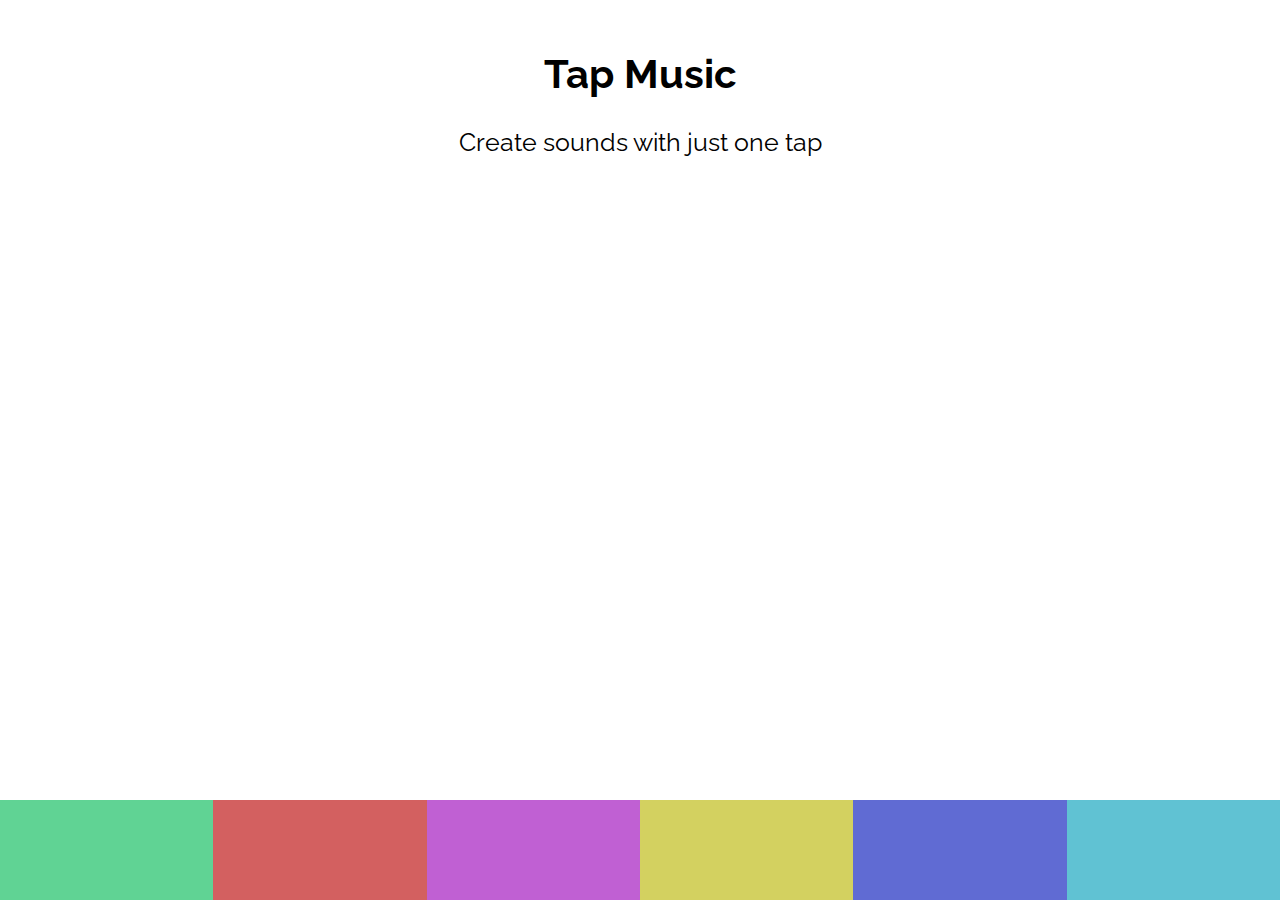
<file: BeatMaker/index.html>
<!DOCTYPE html>
<html lang="en">
  <head>
    <meta charset="UTF-8" >
    <meta name="viewport" content="width=device-width, initial-scale=1.0" >
    <link
      href="https://fonts.googleapis.com/css?family=Raleway"
      rel="stylesheet"
    >
    <link rel="stylesheet" href="style.css" >
    <meta http-equiv="X-UA-Compatible" content="ie=edge" >
    <title>Tap Music</title>
  </head>
  <body> 
    <section class="app">
      <header>
        <h1>Tap Music</h1>
        <p>Create sounds with just one tap</p>
      </header>
      <div class="visual"></div>
      <div class="pads">
        <div class="pad1">
          <audio  class="sound">
            <source src="sounds/bubbles.mp3" >
          </audio>
        </div>
        <div class="pad2">
          <audio class="sound">
            <source src="sounds/clay.mp3" >
          </audio>
        </div>
        <div class="pad3">
          <audio class="sound">
            <source src="sounds/confetti.mp3" >
          </audio>
        </div>
        <div class="pad4">
          <audio class="sound">
            <source src="sounds/glimmer.mp3" >
          </audio>
        </div>
        <div class="pad5">
          <audio class="sound">
            <source src="sounds/moon.mp3" >
          </audio>
        </div>
        <div class="pad6">
          <audio class="sound">
            <source src="sounds/ufo.mp3" >
          </audio>
        </div>
      </div>
    </section>
    

    <script src="index.js"></script>
  </body>
</html>
</file>
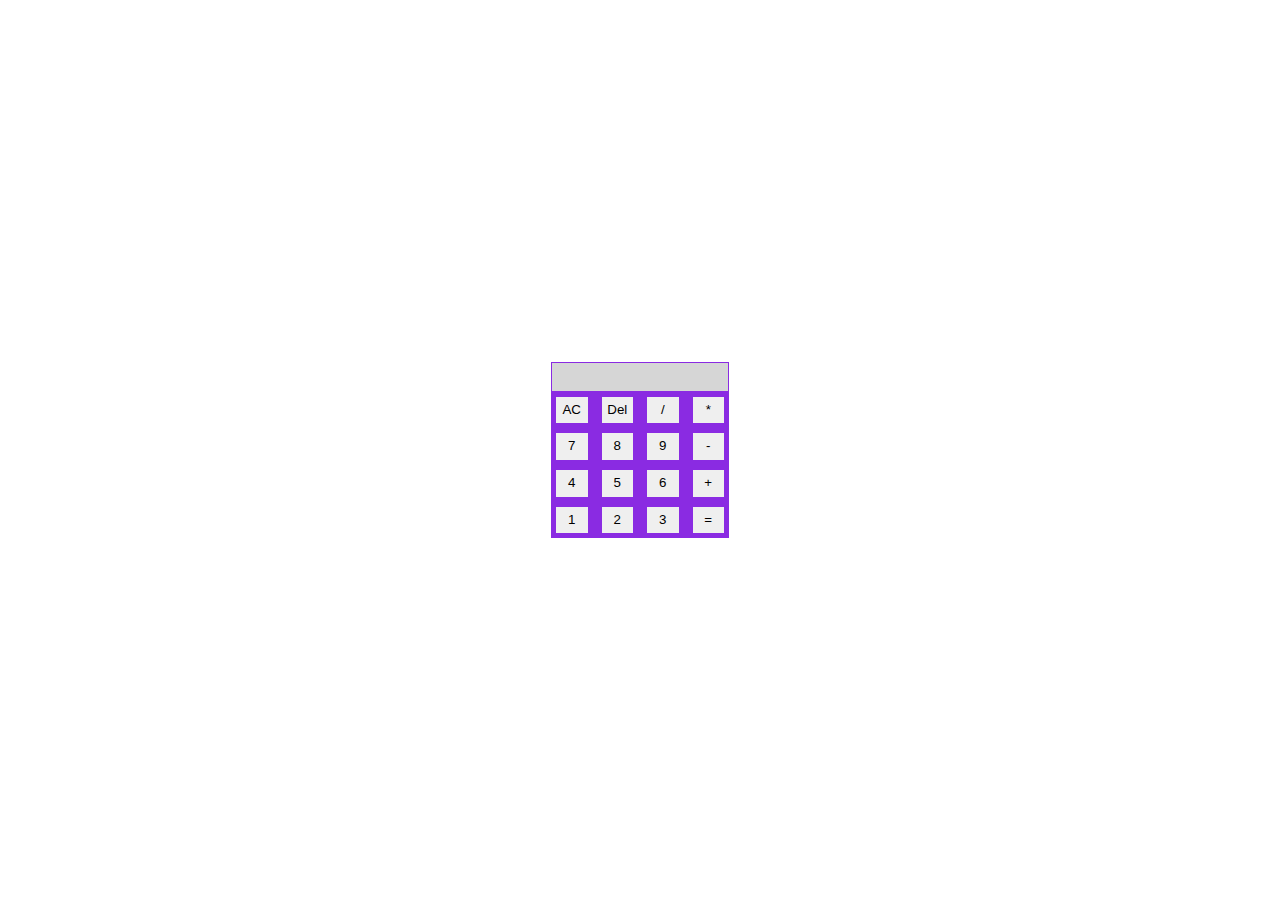
<file: Calculator/index.html>
<!DOCTYPE html>
<html lang="en">
<head>
    <meta charset="UTF-8">
    <meta name="viewport" content="width=device-width, initial-scale=1.0">
    <meta http-equiv="X-UA-Compatible" content="ie=edge">
    <title>Calculator</title>
    <link rel="stylesheet" href="css/style.css">
</head>
<body>
    <div class="calculator">
        <div class="output" data-output></div>
        <div class="firstLine">
            <button data-all-clear>AC</button>
            <button data-delete>Del</button>
            <button data-operation>/</button>
            <button data-operation>*</button>
        </div>
        <div class="secondLine">
            <button data-number>7</button>
            <button data-number>8</button>
            <button data-number>9</button>
            <button data-operation>-</button>
        </div>
        <div class="thirdLine">
            <button data-number>4</button>
            <button data-number>5</button>
            <button data-number>6</button>
            <button data-operation>+</button>
        </div>
        <div class="fourthLine">
            <button data-number>1</button>
            <button data-number>2</button>
            <button data-number>3</button>
            <button data-equals>=</button>
        </div>
    </div>
    <script src="js/main.js"></script>
</body>
</html>
</file>
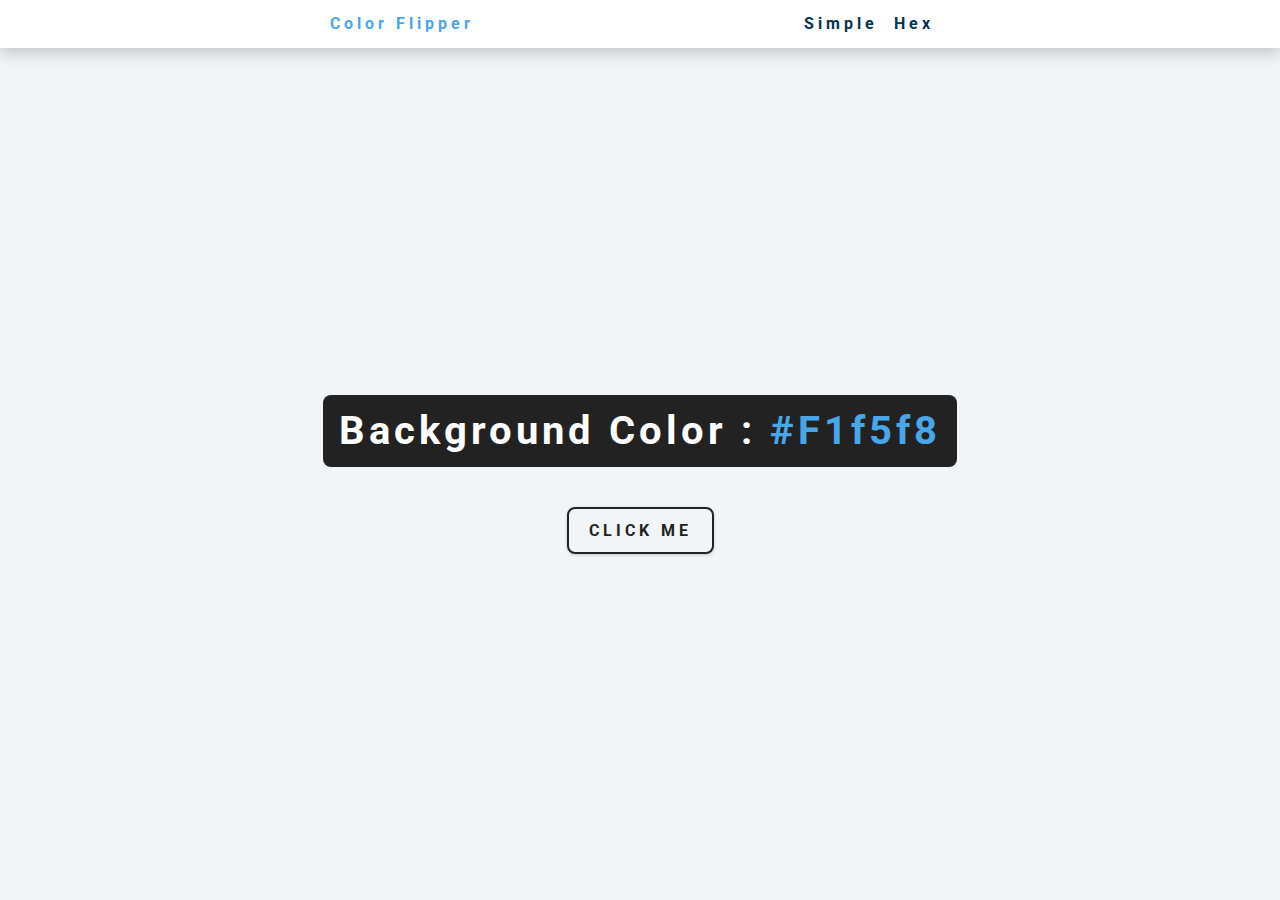
<file: Color Flipper/index.html>
<!DOCTYPE html>
<html lang="en">
<head>
    <meta charset="UTF-8">
    <meta name="viewport" content="width=device-width, initial-scale=1.0">
    <title>Color Flipper</title>
    <link rel="stylesheet" href="css/style.css">
</head>
<body>
    <nav>
        <div class="nav-center">
            <h4>Color Flipper<h4>
            <ul class="nav-links">
                <li><a href="index.html">Simple</a></li>
                <li><a href="hex.html">Hex</a></li>
            </ul>
        </div>
    </nav>
    <main>
        <div class="container">
            <h2>
                Background color : 
                <span class="color">
                    #f1f5f8
                </span>
            </h2>
            <button class="btn btn-hero" id="btn">Click me</button>
        </div>
    </main>
    <script src="js/main.js"></script>
</body>
</html>
</file>
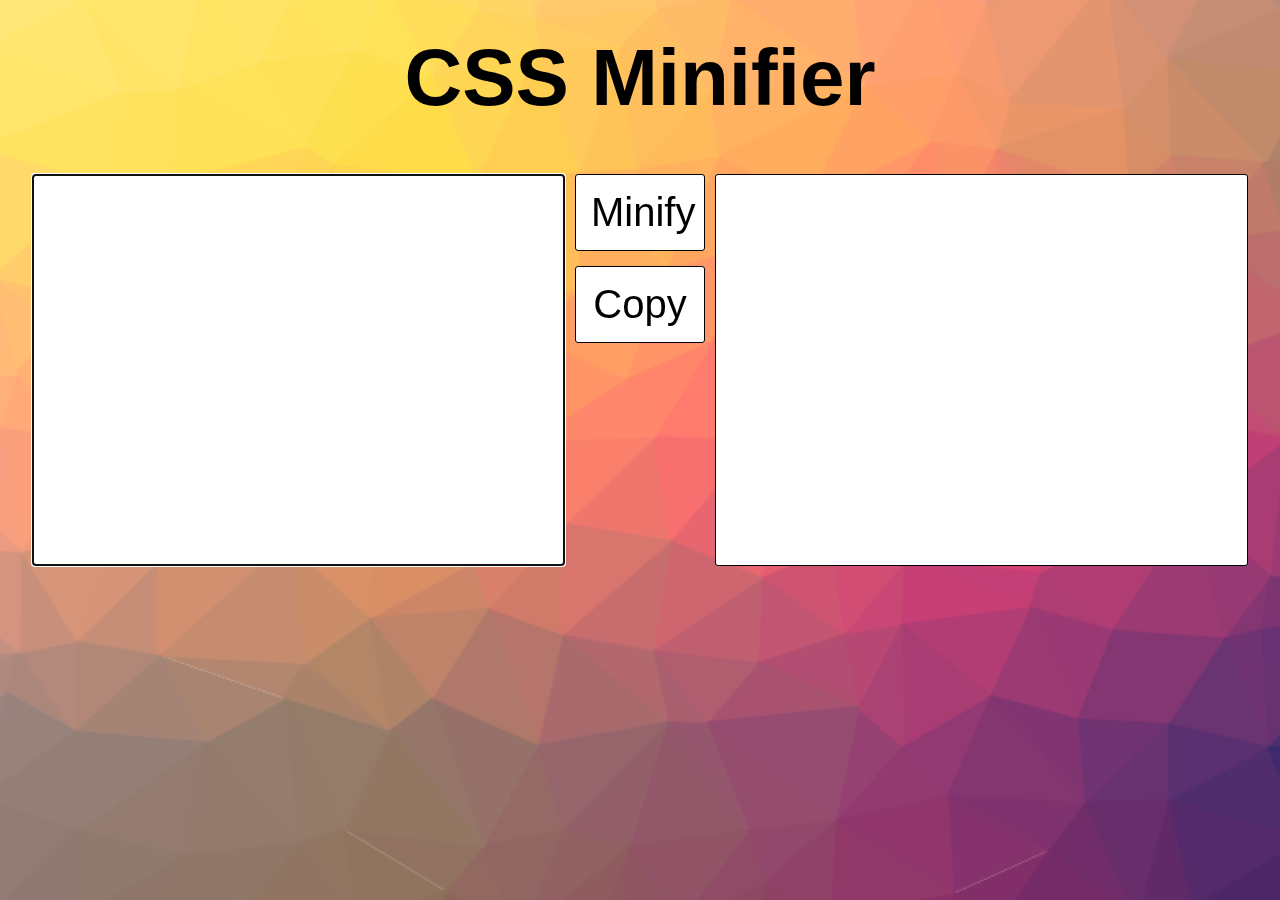
<file: Css minifier/index.html>
<!DOCTYPE html>
<html lang="en">
<head>
  <meta charset="utf-8" />
  <meta http-equiv="X-UA-Compatible" content="IE=edge" />
  <meta name="viewport" content="width=device-width, initial-scale=1" />
  <link rel="shortcut icon" href="img/favicon.ico" />
  <title>CSS Minifier</title>
  <link rel="stylesheet" href="css/style.css" />
</head>
<body>
  <h1>
    CSS Minifier
  </h1>
  <div class="content">
    <textarea autocomplete="off" type="text" rows="20" autofocus spellcheck="true"></textarea>
    <div class="content-btns">
      <button id="minify">
        Minify
      </button>
      <button id="copy">
        Copy
      </button>
    </div>
    <textarea autocomplete="off" type="text" rows="20" readonly="readonly"></textarea>
  </div>
  <script src="js/script.js" defer></script>
</body>
</html>
</file>
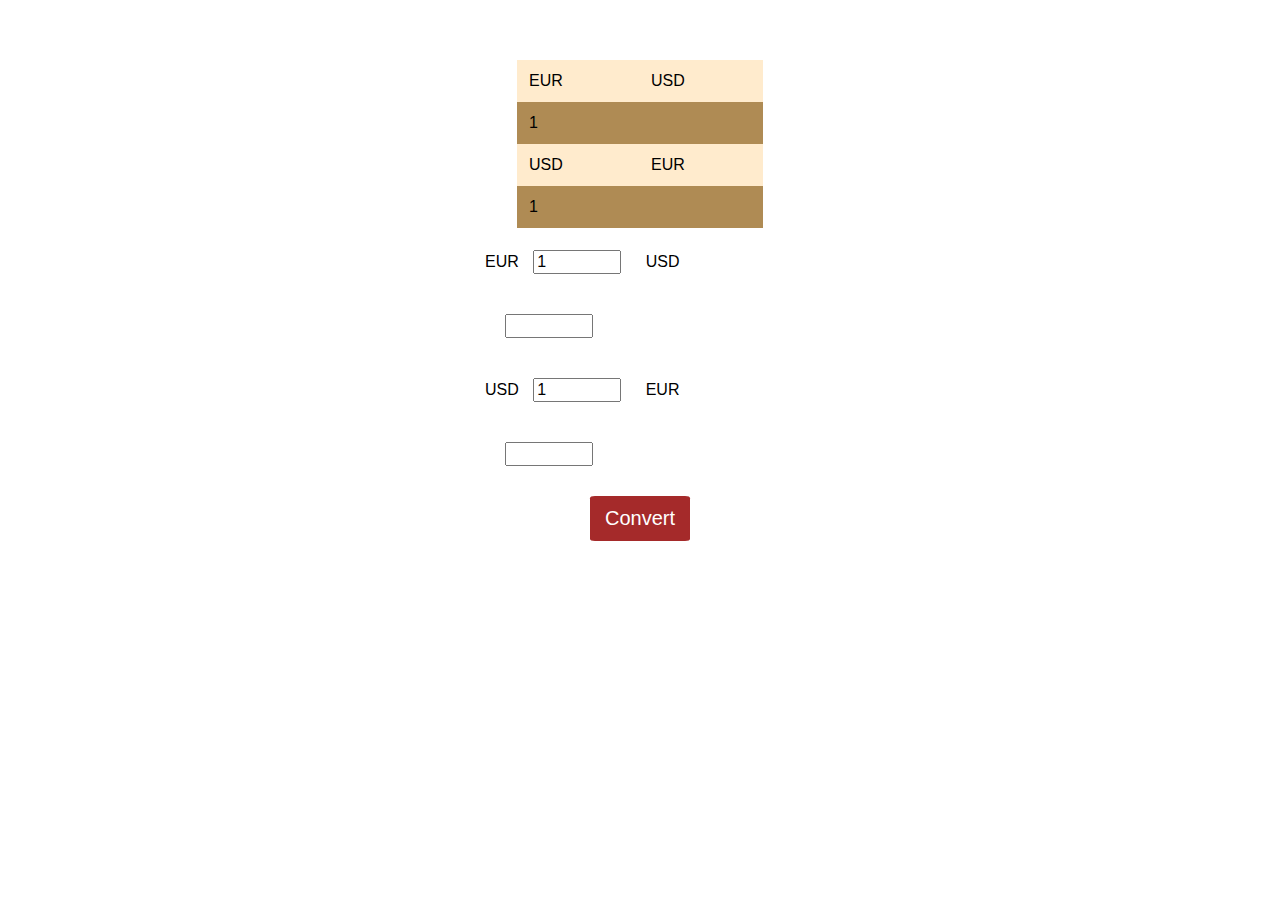
<file: Currency API/index.html>
<!DOCTYPE html>
<html lang="en">
<head>
    <meta charset="UTF-8">
    <meta name="viewport" content="width=device-width, initial-scale=1.0">
    <meta http-equiv="X-UA-Compatible" content="ie=edge">
    <title>Currency API</title>
    <link rel="shortcut icon" href="img/favicon.ico" type="image/x-icon" />
    <link rel="stylesheet" href="css/style.css">
</head>
<body>
    <table>
        <tr>
            <td>
                EUR 
            </td>
            <td>
                USD 
            </td>
        </tr>

        <tr>
            <td>
                1 
            </td>
            
            <td>
                <span id="EUR_USD"></span>
            </td>
        </tr>

        <tr>
            <td>
                USD
            </td>
            
            <td>
                EUR
            </td>
        </tr>

        <tr>
            <td>
                1
            </td>
            <td>
                <span id="USD_EUR"></span> 
            </td>
        </tr>
    </table>
    <div class="calculate">
        <div class="eur">
            <label>EUR</label>
            <input type="number" value="1" id="EUR1">
            <label>USD</label>
            <input type="number" value="" id="USD1">
        
        </div>
        <div class="usd">
            <label>USD</label>
            <input type="number" value="1" id="USD">
            <label>EUR</label>
            <input type="number" value="" id="EUR">
            <a href="#" class="btn">Convert</a>
        </div>
        
    </div>

    <script src="js/main.js"></script>
</body>
</html>
</file>
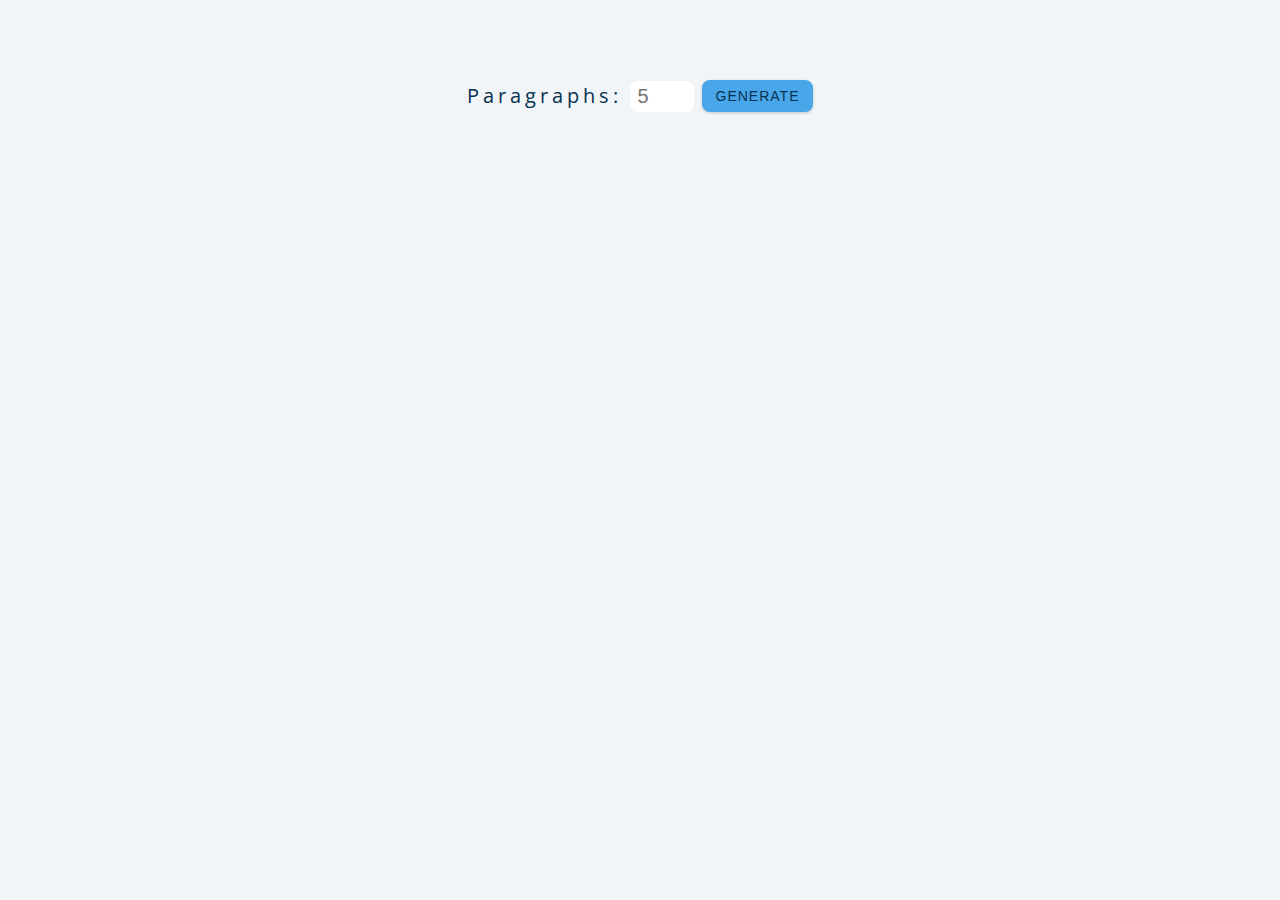
<file: Generate paragraphs/index.html>
<!DOCTYPE html>
<html lang="en">
  <head>
    <meta charset="UTF-8" />
    <meta name="viewport" content="width=device-width, initial-scale=1.0" />
    <title>Generate paragraphs</title>
    <link rel="stylesheet" href="css/style.css" />
  </head>
  <body>
    <section class="section-center">
      <form class="lorem-form">
        <label for="amount">paragraphs:</label>
        <input type="number" name="amount" id="amount" placeholder="5" />
        <button type="submit" class="btn">generate</button>
      </form>
      <article class="lorem-text"></article>
    </section>
    <script src="js/main.js"></script>
  </body>
</html>
</file>
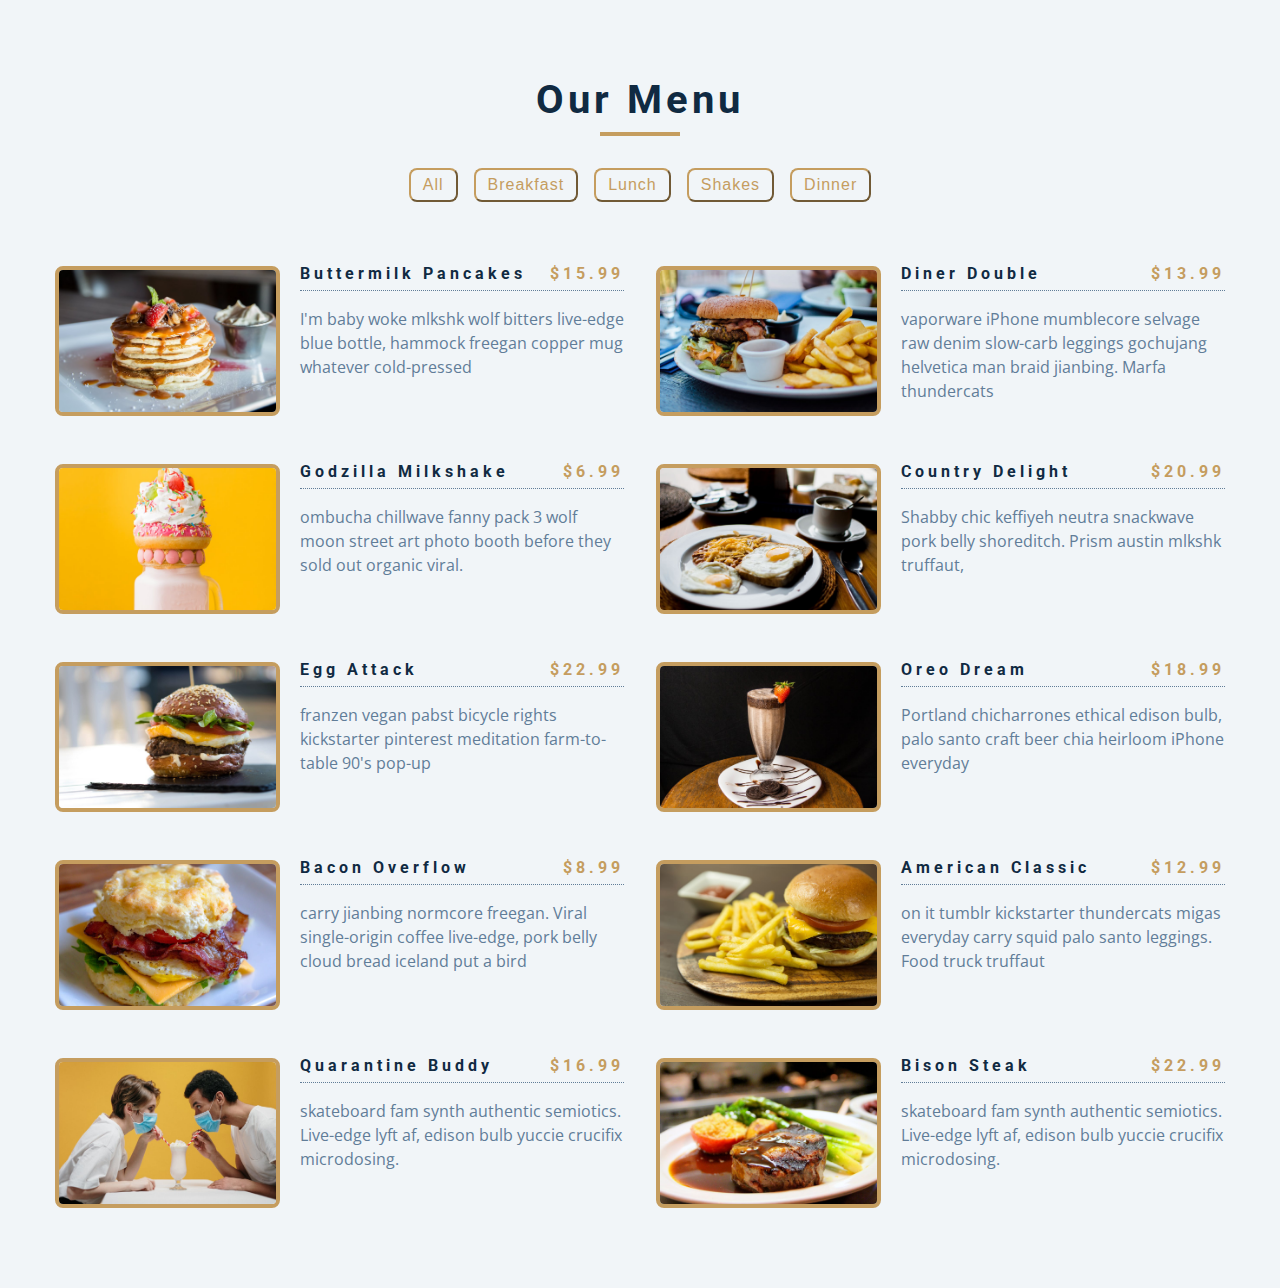
<file: Menu/index.html>
<!DOCTYPE html>
<html lang="en">
  <head>
    <meta charset="UTF-8" />
    <meta name="viewport" content="width=device-width, initial-scale=1.0" />
    <title>Menu</title>
    <link rel="stylesheet" href="css/style.css" />
  </head>
  <body>
    <section class="menu">
      <div class="title">
        <h2>our menu</h2>
        <div class="underline"></div>
      </div>
      <div class="btn-container">
      </div>
      <div class="section-center">
        <article class="menu-item">
          <img src="img/menu-item.jpeg" alt="menu item" class="photo" />
          <div class="item-info">
            <header>
              <h4>buttermilk pancakes</h4>
              <h4 class="price">$15</h4>
            </header>
            <p class="item-text">
              Lorem ipsum dolor sit amet consectetur adipisicing elit.
              Repudiandae, sint quam. Et reprehenderit fugiat nesciunt inventore
              laboriosam excepturi! Quo, officia.
            </p>
          </div>
        </article>
        <article class="menu-item">
          <img src="img/menu-item.jpeg" alt="menu item" class="photo" />
          <div class="item-info">
            <header>
              <h4>buttermilk pancakes</h4>
              <h4 class="price">$15</h4>
            </header>
            <p class="item-text">
              Lorem ipsum dolor sit amet consectetur adipisicing elit.
              Repudiandae, sint quam. Et reprehenderit fugiat nesciunt inventore
              laboriosam excepturi! Quo, officia.
            </p>
          </div>
        </article>
        <article class="menu-item">
          <img src="img/menu-item.jpeg" alt="menu item" class="photo" />
          <div class="item-info">
            <header>
              <h4>buttermilk pancakes</h4>
              <h4 class="price">$15</h4>
            </header>
            <p class="item-text">
              Lorem ipsum dolor sit amet consectetur adipisicing elit.
              Repudiandae, sint quam. Et reprehenderit fugiat nesciunt inventore
              laboriosam excepturi! Quo, officia.
            </p>
          </div>
        </article>
      </div>
    </section>
    <script src="js/main.js"></script>
  </body>
</html>
</file>
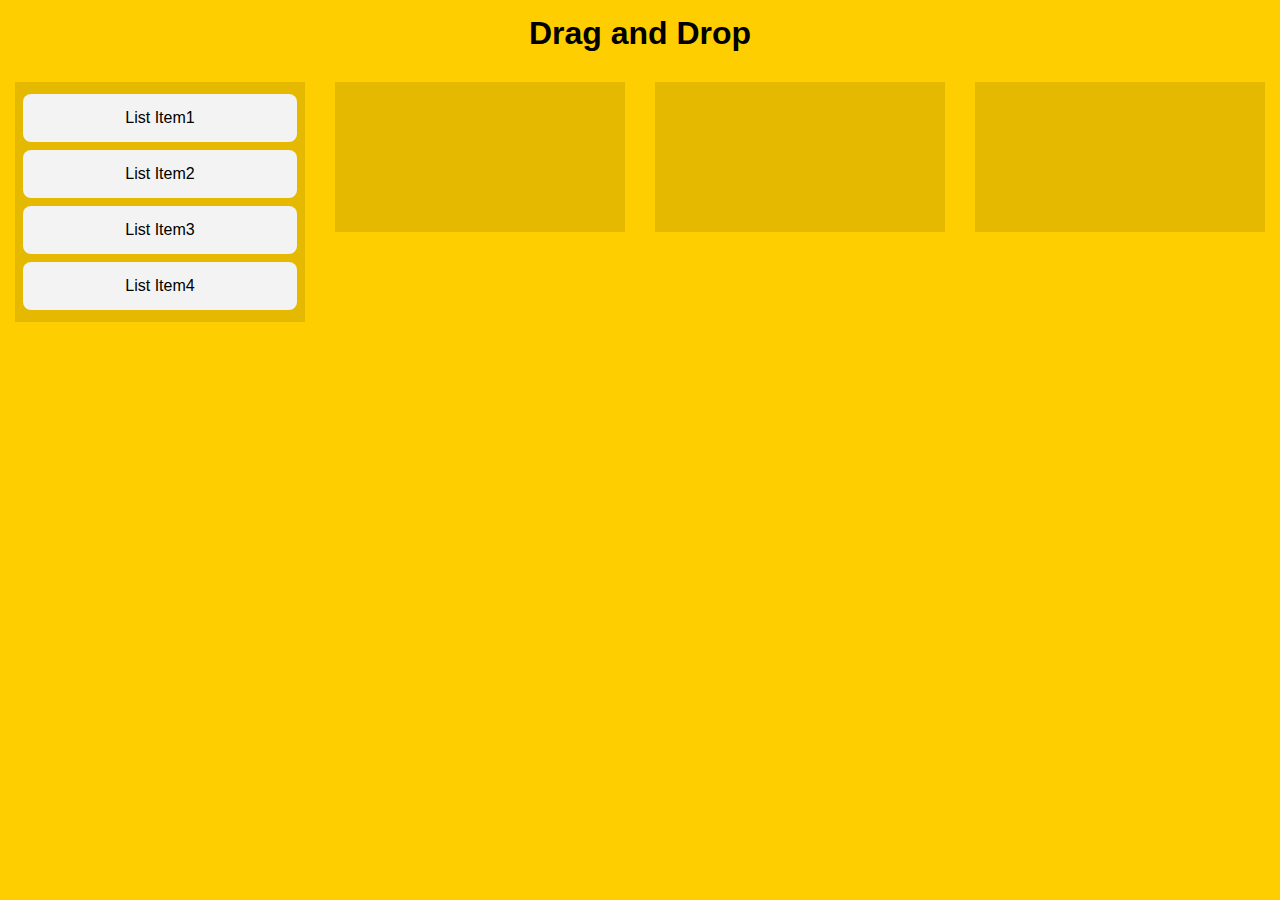
<file: Vanilla Drag and Drop/index.html>
<!DOCTYPE html>
<html lang="en">
<head>
    <meta charset="UTF-8">
    <meta name="viewport" content="width=device-width, initial-scale=1.0">
    <title>Drag and Drop</title>
    <link rel="stylesheet" href="css/style.css">
</head>
<body>
    <div class="container">
        <h1>Drag and Drop</h1>
        <div class="lists">
            <div class="list">
                <div class="list-item" draggable="true">List Item1</div>
                <div class="list-item" draggable="true">List Item2</div>
                <div class="list-item" draggable="true">List Item3</div>
                <div class="list-item" draggable="true">List Item4</div>
            </div>
            <div class="list"></div>
            <div class="list"></div>
            <div class="list"></div>
        </div>
    </div>
    <script src="js/main.js"></script>
</body>
</html>
</file>
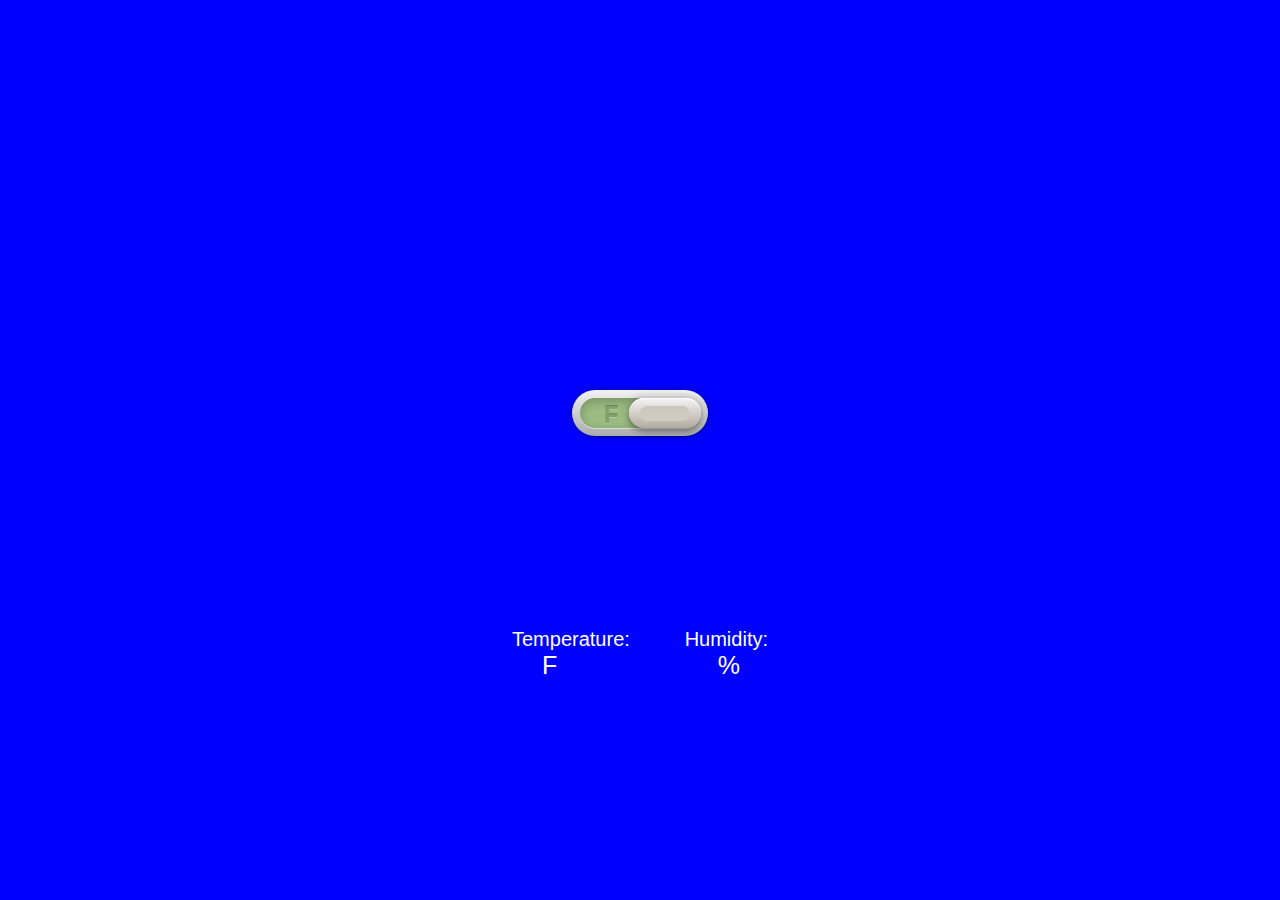
<file: Weather API/index.html>
<!DOCTYPE html>
<html lang="en">
<head>
    <meta charset="UTF-8">
    <meta name="viewport" content="width=device-width, initial-scale=1.0">
    <meta http-equiv="X-UA-Compatible" content="ie=edge"> 
    <title>Weather API</title>
    <link rel="shortcut icon" href="img/favicon.ico" type="image/x-icon">
    <link rel="stylesheet" href="css/style.css">
</head>
<body>

        <div class="top">
            <p class="top__timezone"></p>
            <canvas id="icon" width="128" height="128"></canvas>
        </div>
        <div class="switch demo3">
            <input type="checkbox"  id="switch" checked>
            <label><i></i></label>
        </div>

    
	

   <div class="main">
        <p class="main__summary"></p>
   </div>

   <div class="defenition">
        <p>Temperature:</p>
        <p>Humidity:</p>
    </div>

   <div class="bottom">
       
        <div class="bottom__temperature">
            <p class="bottom__temperature-temp"></p>
            <span class="bottom__temperature-iconF">F</span>
            <span class="bottom__temperature-iconC">°C</span>

        </div>

        <div class="bottom__humidity">
            <p class="bottom__humidity-hum"></p>
            <span class="bottom__humidity-icon">%</span>
        </div>

   </div>
    <script src="js/modernizr.custom.js"></script>
    <script src="js/skycons.js"></script>
    <script src="js/main.js"></script>
</body>
</html>
</file>
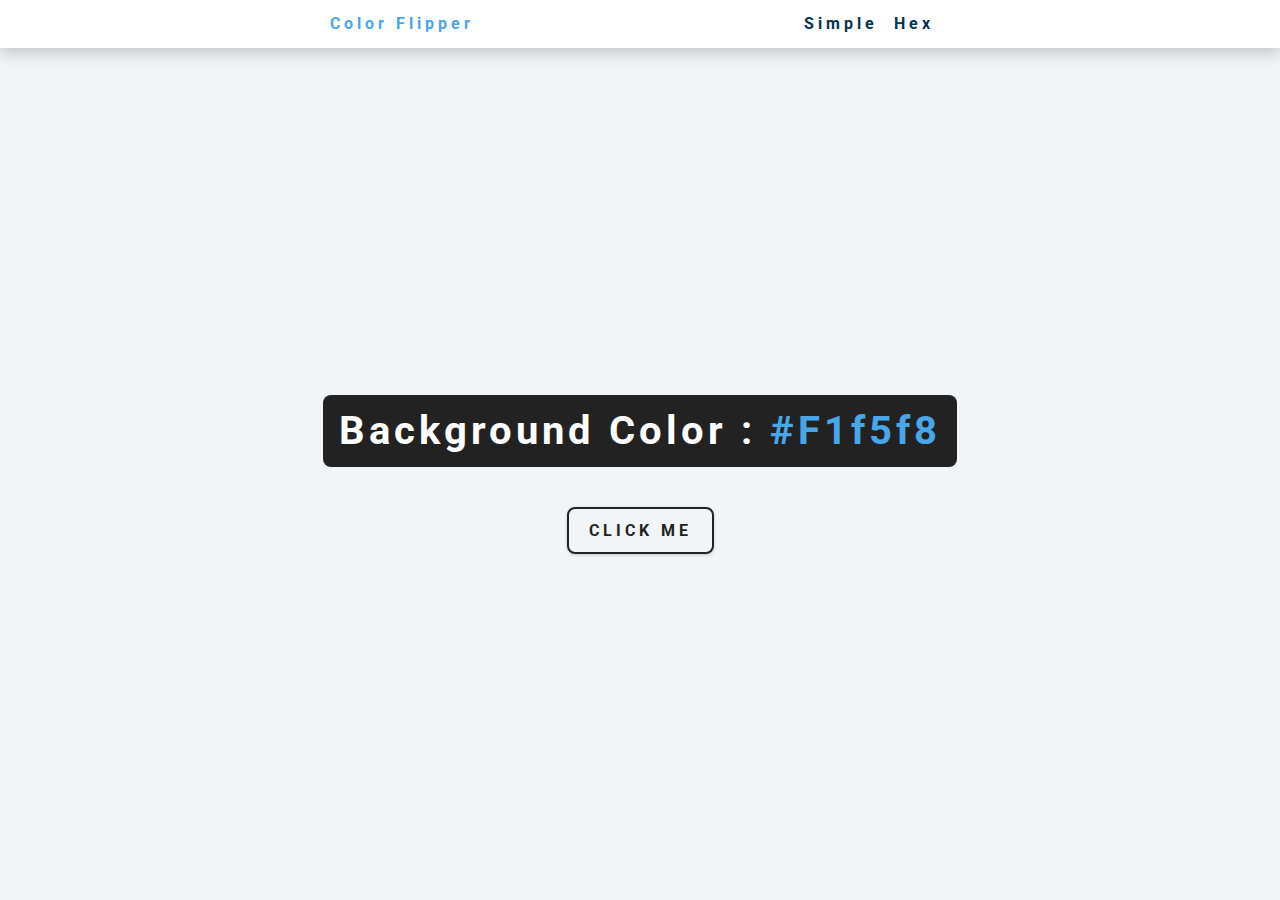
<file: Color Flipper/hex.html>
<!DOCTYPE html>
<html lang="en">
<head>
    <meta charset="UTF-8">
    <meta name="viewport" content="width=device-width, initial-scale=1.0">
    <title>Color Flipper</title>
    <link rel="stylesheet" href="css/style.css">
</head>
<body>
    <nav>
        <div class="nav-center">
            <h4>Color Flipper<h4>
            <ul class="nav-links">
                <li><a href="index.html">Simple</a></li>
                <li><a href="hex.html">Hex</a></li>
            </ul>
        </div>
    </nav>
    <main>
        <div class="container">
            <h2>
                Background color : 
                <span class="color">
                    #f1f5f8
                </span>
            </h2>
            <button class="btn btn-hero" id="btn">Click me</button>
        </div>
    </main>
    <script src="js/hex.js"></script>
</body>
</html>
</file>
<file: BeatMaker/style.css>
* {
  margin: 0;
  padding: 0;
  box-sizing: border-box;
}

body {
  font-family: "Raleway", sans-serif;
}

.app {
  min-height: 100vh;
  display: flex;
  flex-direction: column;
  justify-content: space-between;
  align-items: center;
}

header h1 {
  margin: 50px 0px 30px 0px;
  text-align: center;
  font-size: 40px;
}
header p {
  font-size: 25px;
}

.pads {
  background: lightblue;
  width: 100%;
  display: flex;
}
.pads > div {
  height: 100px;
  width: 100px;
  flex: 1;
}
.pad1 {
  background: #60d394;
}
.pad2 {
  background: #d36060;
}
.pad3 {
  background: #c060d3;
}
.pad4 {
  background: #d3d160;
}
.pad5 {
  background: #606bd3;
}
.pad6 {
  background: #60c2d3;
}

.visual > div {
  position: absolute;
  bottom: 0%;
  height: 50px;
  width: 50px;
  border-radius: 50%;
  z-index: -1;
}

@keyframes jump {
  0% {
    bottom: 5%;
    left: 0%;
  }
  50% {
    bottom: 50%;
    left: 50%;
  }

  100% {
    bottom: 0%;
    left: 95%;
  }
}
</file>
<file: Calculator/css/style.css>
* {
  padding: 0;
  margin: 0;
  -webkit-box-sizing: border-box;
          box-sizing: border-box;
}

body {
  height: 100vh;
  display: -webkit-box;
  display: -ms-flexbox;
  display: flex;
  -webkit-box-align: center;
      -ms-flex-align: center;
          align-items: center;
  -webkit-box-pack: center;
      -ms-flex-pack: center;
          justify-content: center;
}

.calculator {
  background: blueviolet;
  width: 100%;
  max-width: 178px;
  margin: 0 auto;
}

.output {
  border: 1px solid blueviolet;
  color: black;
  background-color: #d6d6d6;
  height: 30px;
  padding-top: 3px;
  font-size: 20px;
}

button {
  width: 17.7%;
  border: none;
  outline: 0;
  margin: 5px;
  line-height: 2em;
  cursor: pointer;
}
/*# sourceMappingURL=style.css.map */
</file>
<file: Color Flipper/css/style.css>
@import url("https://fonts.googleapis.com/css?family=Open+Sans|Roboto:400,700&display=swap");

:root {
  --clr-primary-1: hsl(205, 86%, 17%);
  --clr-primary-2: hsl(205, 77%, 27%);
  --clr-primary-3: hsl(205, 72%, 37%);
  --clr-primary-4: hsl(205, 63%, 48%);
  --clr-primary-5: hsl(205, 78%, 60%);
  --clr-primary-6: hsl(205, 89%, 70%);
  --clr-primary-7: hsl(205, 90%, 76%);
  --clr-primary-8: hsl(205, 86%, 81%);
  --clr-primary-9: hsl(205, 90%, 88%);
  --clr-primary-10: hsl(205, 100%, 96%);
  --clr-grey-1: hsl(209, 61%, 16%);
  --clr-grey-2: hsl(211, 39%, 23%);
  --clr-grey-3: hsl(209, 34%, 30%);
  --clr-grey-4: hsl(209, 28%, 39%);
  --clr-grey-5: hsl(210, 22%, 49%);
  --clr-grey-6: hsl(209, 23%, 60%);
  --clr-grey-7: hsl(211, 27%, 70%);
  --clr-grey-8: hsl(210, 31%, 80%);
  --clr-grey-9: hsl(212, 33%, 89%);
  --clr-grey-10: hsl(206, 33%, 96%);
  --clr-white: #fff;
  --clr-red-dark: hsl(360, 67%, 44%);
  --clr-red-light: hsl(360, 71%, 66%);
  --clr-green-dark: hsl(125, 67%, 44%);
  --clr-green-light: hsl(125, 71%, 66%);
  --clr-black: #222;
  --ff-primary: "Roboto", sans-serif;
  --ff-secondary: "Open Sans", sans-serif;
  --transition: all 0.3s linear;
  --spacing: 0.25rem;
  --radius: 0.5rem;
  --light-shadow: 0 5px 15px rgba(0, 0, 0, 0.1);
  --dark-shadow: 0 5px 15px rgba(0, 0, 0, 0.2);
  --max-width: 1170px;
  --fixed-width: 620px;
}

*,
::after,
::before {
  margin: 0;
  padding: 0;
  box-sizing: border-box;
}
body {
  font-family: var(--ff-secondary);
  background: var(--clr-grey-10);
  color: var(--clr-grey-1);
  line-height: 1.5;
  font-size: 0.875rem;
}
ul {
  list-style-type: none;
}
a {
  text-decoration: none;
}
img:not(.nav-logo) {
  width: 100%;
  display: block;
}

h1,
h2,
h3,
h4 {
  letter-spacing: var(--spacing);
  text-transform: capitalize;
  line-height: 1.25;
  margin-bottom: 0.75rem;
  font-family: var(--ff-primary);
}
h1 {
  font-size: 3rem;
}
h2 {
  font-size: 2rem;
}
h3 {
  font-size: 1.25rem;
}
h4 {
  font-size: 0.875rem;
}
p {
  margin-bottom: 1.25rem;
  color: var(--clr-grey-5);
}
@media screen and (min-width: 800px) {
  h1 {
    font-size: 4rem;
  }
  h2 {
    font-size: 2.5rem;
  }
  h3 {
    font-size: 1.75rem;
  }
  h4 {
    font-size: 1rem;
  }
  body {
    font-size: 1rem;
  }
  h1,
  h2,
  h3,
  h4 {
    line-height: 1;
  }
}

.btn {
  font-family: var(--ff-primary);
  text-transform: uppercase;
  background: transparent;
  color: var(--clr-black);
  padding: 0.375rem 0.75rem;
  letter-spacing: var(--spacing);
  display: inline-block;
  font-weight: 700;
  transition: var(--transition);
  font-size: 0.875rem;
  border: 2px solid var(--clr-black);
  cursor: pointer;
  box-shadow: 0 1px 3px rgba(0, 0, 0, 0.2);
  border-radius: var(--radius);
  -webkit-border-radius: var(--radius);
  -moz-border-radius: var(--radius);
  -ms-border-radius: var(--radius);
  -o-border-radius: var(--radius);
  outline: none;
}
.btn:hover {
  color: var(--clr-white);
  background: var(--clr-black);
}
.btn-hero {
  font-size: 1rem;
  padding: 0.75rem 1.25rem;
}

.section {
  padding: 5rem 0;
}

.section-center {
  width: 90vw;
  margin: 0 auto;
  max-width: 1170px;
}
@media screen and (min-width: 992px) {
  .section-center {
    width: 95vw;
  }
}

nav {
  background: var(--clr-white);
  height: 3rem;
  display: grid;
  align-items: center;
  box-shadow: var(--dark-shadow);
}
.nav-center {
  width: 90vw;
  max-width: var(--fixed-width);
  margin: 0 auto;
  display: flex;
  align-items: center;
  justify-content: space-between;
}
.nav-center h4 {
  margin-bottom: 0;
  color: var(--clr-primary-5);
}
.nav-links {
  display: flex;
}
nav a {
  text-transform: capitalize;
  font-weight: 700;
  font-size: 1rem;
  color: var(--clr-primary-1);
  letter-spacing: var(--spacing);
  margin-right: 1rem;
}
nav a:hover {
  color: var(--clr-primary-5);
}

main {
  min-height: calc(100vh - 3rem);
  display: grid;
  place-items: center;
}
.container {
  text-align: center;
}
.container h2 {
  background: var(--clr-black);
  color: var(--clr-white);
  padding: 1rem;
  border-radius: var(--radius);
  margin-bottom: 2.5rem;
}
.color {
  color: var(--clr-primary-5);
}
</file>
<file: Css minifier/css/style.css>
* {
  margin: 0;
  padding: 0;
  box-sizing: border-box;
}

body {
  font-family: "Benton Sans", "Helvetica Neue", helvetica, arial, sans-serif;
  margin: 2em;
  background-repeat: no-repeat;
  background-size: cover;
  background-attachment: fixed;
  text-align: center;
  background-image: url("../img/background.png");
}

body::-webkit-scrollbar {
  width: 1vw;
}

body::-webkit-scrollbar-track {
  background: linear-gradient( 0deg, rgba(67, 5, 89, 1) 0%, rgba(232, 243, 13, 1) 100%);
}

body::-webkit-scrollbar-thumb {
  background: transparent;
  box-shadow: 0px 0px 0px 100000vh black;
}

h1 {
  font-size: 5em;
}

.content {
  display: flex;
  margin-top: 50px;
}

.content-btns {
  margin: 0 10px;
}

a {
  color: inherit;
}

a:first-of-type {
  text-decoration: none;
}

a:hover {
  text-decoration: none;
}

textarea {
  margin-bottom: 10px;
  padding: 5px;
  width: 100%;
  border: 1px solid black;
  border-radius: 3px;
  font-size: 16px;
  color: black;
  resize: none;
}

button {
  font-size: 2.5em;
  padding: 15px;
  width: 130px;
  border-radius: 3px;
  background-color: white;
  border: 1px solid black;
  cursor: pointer;
  margin-bottom: 15px;
}

button:hover {
  background-color: black;
  color: white;
}

@media(max-width: 500px) {
  h1 {
    font-size: 3em;
  }
  .content {
    display: flex;
    flex-direction: column;
  }
  .content-btns {
    margin: 0;
    display: flex;
    justify-content: space-evenly;
  }
}
</file>
<file: Currency API/css/style.css>
body {
    font-family: sans-serif;
}
table {
    margin: auto;
    padding-top: 50px;

}

tbody {
    display: flex;
    flex-direction: column;
}

td {
    padding: 10px;
    width: 100px;
}

tr:nth-child(odd){
    background-color: blanchedalmond;
}

tr:nth-child(even){
    background-color: rgb(175, 139, 84);
}
.btn {
    display: block;
    height: 25px;
    width: 100px;
    border-radius: 5%;
    -webkit-border-radius: 5%;
    -moz-border-radius: 5%;
    -ms-border-radius: 5%;
    -o-border-radius: 5%;
    background-color: brown;
    color: white;
    text-align: center;
    line-height: 25px;
    padding: 10px 0 10px;
    font-size: 20px;
    margin: auto;
    margin-top: 10px;
    text-decoration: none;
}
.calculate {
    margin: auto;
    width: 310px;
    
}
.calculate input {
    margin: 20px;
    width: 80px;
    font-size: 16px;
    
}
.calculate label {
    margin-right: -10px;
}
</file>
<file: Generate paragraphs/css/style.css>
@import url("https://fonts.googleapis.com/css?family=Open+Sans|Roboto:400,700&display=swap");

:root {
  --clr-primary-1: hsl(205, 86%, 17%);
  --clr-primary-2: hsl(205, 77%, 27%);
  --clr-primary-3: hsl(205, 72%, 37%);
  --clr-primary-4: hsl(205, 63%, 48%);
  --clr-primary-5: #49a6e9;
  --clr-primary-6: hsl(205, 89%, 70%);
  --clr-primary-7: hsl(205, 90%, 76%);
  --clr-primary-8: hsl(205, 86%, 81%);
  --clr-primary-9: hsl(205, 90%, 88%);
  --clr-primary-10: hsl(205, 100%, 96%);
  --clr-grey-1: hsl(209, 61%, 16%);
  --clr-grey-2: hsl(211, 39%, 23%);
  --clr-grey-3: hsl(209, 34%, 30%);
  --clr-grey-4: hsl(209, 28%, 39%);
  --clr-grey-5: hsl(210, 22%, 49%);
  --clr-grey-6: hsl(209, 23%, 60%);
  --clr-grey-7: hsl(211, 27%, 70%);
  --clr-grey-8: hsl(210, 31%, 80%);
  --clr-grey-9: hsl(212, 33%, 89%);
  --clr-grey-10: hsl(210, 36%, 96%);
  --clr-white: #fff;
  --clr-red-dark: hsl(360, 67%, 44%);
  --clr-red-light: hsl(360, 71%, 66%);
  --clr-green-dark: hsl(125, 67%, 44%);
  --clr-green-light: hsl(125, 71%, 66%);
  --clr-black: #222;
  --ff-primary: "Roboto", sans-serif;
  --ff-secondary: "Open Sans", sans-serif;
  --transition: all 0.3s linear;
  --spacing: 0.25rem;
  --radius: 0.5rem;
  --light-shadow: 0 5px 15px rgba(0, 0, 0, 0.1);
  --dark-shadow: 0 5px 15px rgba(0, 0, 0, 0.2);
  --max-width: 1170px;
  --fixed-width: 620px;
}

*,
::after,
::before {
  margin: 0;
  padding: 0;
  box-sizing: border-box;
}
body {
  font-family: var(--ff-secondary);
  background: var(--clr-grey-10);
  color: var(--clr-grey-1);
  line-height: 1.5;
  font-size: 0.875rem;
}
ul {
  list-style-type: none;
}
a {
  text-decoration: none;
}
img:not(.logo) {
  width: 100%;
}
img {
  display: block;
}

h1,
h2,
h3,
h4 {
  letter-spacing: var(--spacing);
  text-transform: capitalize;
  line-height: 1.25;
  margin-bottom: 0.75rem;
  font-family: var(--ff-primary);
}
h1 {
  font-size: 3rem;
}
h2 {
  font-size: 2rem;
}
h3 {
  font-size: 1.25rem;
}
h4 {
  font-size: 0.875rem;
}
p {
  margin-bottom: 1.25rem;
  color: var(--clr-grey-5);
}
@media screen and (min-width: 800px) {
  h1 {
    font-size: 4rem;
  }
  h2 {
    font-size: 2.5rem;
  }
  h3 {
    font-size: 1.75rem;
  }
  h4 {
    font-size: 1rem;
  }
  body {
    font-size: 1rem;
  }
  h1,
  h2,
  h3,
  h4 {
    line-height: 1;
  }
}

.btn {
  text-transform: uppercase;
  background: var(--clr-primary-5);
  color: var(--clr-primary-1);
  padding: 0.375rem 0.75rem;
  letter-spacing: 1px;
  display: inline-block;
  transition: var(--transition);
  font-size: 0.875rem;
  border: 2px solid var(--clr-primary-5);
  cursor: pointer;
  box-shadow: 0 1px 3px rgba(0, 0, 0, 0.2);
  border-radius: var(--radius);
}
.btn:hover {
  color: var(--clr-primary-5);
  background: var(--clr-primary-8);
  border-color: var(--clr-primary-8);
}
.section {
  padding: 5rem 0;
}

.section-center {
  width: 90vw;
  margin: 0 auto;
  max-width: 40rem;
  margin-top: 5rem;
  text-align: center;
}
@media screen and (min-width: 992px) {
  .section-center {
    width: 95vw;
  }
}
main {
  min-height: 100vh;
  display: grid;
  place-items: center;
}
h3 {
  text-transform: uppercase;
  color: var(--clr-primary-1);
}
.lorem-form {
  text-transform: capitalize;
  letter-spacing: var(--spacing);
  margin-top: 2rem;
  margin-bottom: 4rem;
  display: flex;
  justify-content: center;
  align-items: center;
}
label {
  font-size: 1.25rem;
  color: var(--clr-primary-1);
}
input {
  padding: 0.25rem 0.5rem;

  width: 4rem;
  border-radius: var(--radius);
  border: none;
  margin: 0 0.5rem;
  font-size: 1.25rem;
}
button {
  background: var(--clr-primary-10);
}
.result {
  margin-bottom: 2rem;
}
</file>
<file: Menu/css/style.css>
/*
=============== 
Fonts
===============
*/
@import url("https://fonts.googleapis.com/css?family=Open+Sans|Roboto:400,700&display=swap");

/*
=============== 
Variables
===============
*/

:root {
  /* dark shades of primary color*/
  --clr-primary-1: hsl(205, 86%, 17%);
  --clr-primary-2: hsl(205, 77%, 27%);
  --clr-primary-3: hsl(205, 72%, 37%);
  --clr-primary-4: hsl(205, 63%, 48%);
  /* primary/main color */
  --clr-primary-5: #49a6e9;
  /* lighter shades of primary color */
  --clr-primary-6: hsl(205, 89%, 70%);
  --clr-primary-7: hsl(205, 90%, 76%);
  --clr-primary-8: hsl(205, 86%, 81%);
  --clr-primary-9: hsl(205, 90%, 88%);
  --clr-primary-10: hsl(205, 100%, 96%);
  /* darkest grey - used for headings */
  --clr-grey-1: hsl(209, 61%, 16%);
  --clr-grey-2: hsl(211, 39%, 23%);
  --clr-grey-3: hsl(209, 34%, 30%);
  --clr-grey-4: hsl(209, 28%, 39%);
  /* grey used for paragraphs */
  --clr-grey-5: hsl(210, 22%, 49%);
  --clr-grey-6: hsl(209, 23%, 60%);
  --clr-grey-7: hsl(211, 27%, 70%);
  --clr-grey-8: hsl(210, 31%, 80%);
  --clr-grey-9: hsl(212, 33%, 89%);
  --clr-grey-10: hsl(210, 36%, 96%);
  --clr-white: #fff;
  --clr-red-dark: hsl(360, 67%, 44%);
  --clr-red-light: hsl(360, 71%, 66%);
  --clr-green-dark: hsl(125, 67%, 44%);
  --clr-green-light: hsl(125, 71%, 66%);
  --clr-gold: #c59d5f;
  --clr-black: #222;
  --ff-primary: "Roboto", sans-serif;
  --ff-secondary: "Open Sans", sans-serif;
  --transition: all 0.3s linear;
  --spacing: 0.25rem;
  --radius: 0.5rem;
  --light-shadow: 0 5px 15px rgba(0, 0, 0, 0.1);
  --dark-shadow: 0 5px 15px rgba(0, 0, 0, 0.2);
  --max-width: 1170px;
  --fixed-width: 620px;
}
/*
=============== 
Global Styles
===============
*/

*,
::after,
::before {
  margin: 0;
  padding: 0;
  box-sizing: border-box;
}
body {
  font-family: var(--ff-secondary);
  background: var(--clr-grey-10);
  color: var(--clr-grey-1);
  line-height: 1.5;
  font-size: 0.875rem;
}
ul {
  list-style-type: none;
}
a {
  text-decoration: none;
}
img:not(.logo) {
  width: 100%;
}
img {
  display: block;
}

h1,
h2,
h3,
h4 {
  letter-spacing: var(--spacing);
  text-transform: capitalize;
  line-height: 1.25;
  margin-bottom: 0.75rem;
  font-family: var(--ff-primary);
}
h1 {
  font-size: 3rem;
}
h2 {
  font-size: 2rem;
}
h3 {
  font-size: 1.25rem;
}
h4 {
  font-size: 0.875rem;
}
p {
  margin-bottom: 1.25rem;
  color: var(--clr-grey-5);
}
@media screen and (min-width: 800px) {
  h1 {
    font-size: 4rem;
  }
  h2 {
    font-size: 2.5rem;
  }
  h3 {
    font-size: 1.75rem;
  }
  h4 {
    font-size: 1rem;
  }
  body {
    font-size: 1rem;
  }
  h1,
  h2,
  h3,
  h4 {
    line-height: 1;
  }
}
/*  global classes */

.btn {
  text-transform: uppercase;
  background: transparent;
  color: var(--clr-black);
  padding: 0.375rem 0.75rem;
  letter-spacing: var(--spacing);
  display: inline-block;
  transition: var(--transition);
  font-size: 0.875rem;
  border: 2px solid var(--clr-black);
  cursor: pointer;
  box-shadow: 0 1px 3px rgba(0, 0, 0, 0.2);
  border-radius: var(--radius);
}
.btn:hover {
  color: var(--clr-white);
  background: var(--clr-black);
}
/* section */
.section {
  padding: 5rem 0;
}

main {
  min-height: 100vh;
  display: grid;
  place-items: center;
}
/*
=============== 
Menu
===============
*/

.menu {
  padding: 5rem 0;
}
.title {
  text-align: center;
  margin-bottom: 2rem;
}
.underline {
  width: 5rem;
  height: 0.25rem;
  background: var(--clr-gold);
  margin-left: auto;
  margin-right: auto;
}
.btn-container {
  margin-bottom: 4rem;
  display: flex;
  justify-content: center;
}
.filter-btn {
  background: transparent;
  border-color: var(--clr-gold);
  font-size: 1rem;
  text-transform: capitalize;
  margin: 0 0.5rem;
  letter-spacing: 1px;
  border-radius: var(--radius);
  padding: 0.375rem 0.75rem;
  color: var(--clr-gold);
  cursor: pointer;
  transition: var(--transition);
  outline: none;
}
.filter-btn:hover {
  background: var(--clr-gold);
  color: var(--clr-white);
}
.section-center {
  width: 90vw;
  margin: 0 auto;
  max-width: 1170px;
  display: grid;
  gap: 3rem 2rem;
  justify-items: center;
}
.menu-item {
  display: grid;
  gap: 1rem 2rem;
  max-width: 25rem;
}
.photo {
  object-fit: cover;
  height: 200px;
  border: 0.25rem solid var(--clr-gold);
  border-radius: var(--radius);
}
.item-info header {
  display: flex;
  justify-content: space-between;
  border-bottom: 0.5px dotted var(--clr-grey-5);
}
.item-info h4 {
  margin-bottom: 0.5rem;
}
.price {
  color: var(--clr-gold);
}
.item-text {
  margin-bottom: 0;
  padding-top: 1rem;
}

@media screen and (min-width: 768px) {
  .menu-item {
    grid-template-columns: 225px 1fr;
    gap: 0 1.25rem;
    max-width: 40rem;
  }
  .photo {
    height: 175px;
  }
}
@media screen and (min-width: 1200px) {
  .section-center {
    width: 95vw;
    grid-template-columns: 1fr 1fr;
  }
  .photo {
    height: 150px;
  }
}
</file>
<file: Vanilla Drag and Drop/css/style.css>
* {
	margin: 0;
	padding: 0;
	box-sizing: border-box;
}

body {
	background-color: #FFCE00;
    font-family: 'Roboto', Helvetica, sans-serif;
}
.container {
    width: 100%;
    max-width: 1440px;
    margin: 0 auto;
}
h1 {
    text-align: center;
    padding: 15px 0 30px;
}
.lists {
	display: flex;
	flex: 1;
	width: 100%;
}

.lists .list {
	display: flex;
	flex-flow: column;
	flex: 1;

	width: 100%;
	min-width: 250px;
	max-width: 350px;
	height: 100%;
	min-height: 150px;

	background-color: rgba(0, 0, 0, 0.1);
	margin: 0 15px;
	padding: 8px;
	transition: all 0.2s linear;
}

.lists .list .list-item {
	background-color: #F3F3F3;
	border-radius: 8px;
	padding: 15px 20px;
	text-align: center;
	margin: 4px 0px;
}

@media(max-width: 480px) {
    .lists {
        flex-wrap: wrap;
    }
    .lists .list {
        margin-bottom: 30px;
    }
}
</file>
<file: Weather API/css/style.css>
@charset "UTF-8";
@import url("switch.css");
* {
  padding: 0;
  margin: 0;
  -webkit-box-sizing: border-box;
          box-sizing: border-box;
}

body {
  height: 100vh;
  display: -webkit-box;
  display: -ms-flexbox;
  display: flex;
  -webkit-box-orient: vertical;
  -webkit-box-direction: normal;
      -ms-flex-direction: column;
          flex-direction: column;
  -webkit-box-pack: center;
      -ms-flex-pack: center;
          justify-content: center;
  -webkit-box-align: center;
      -ms-flex-align: center;
          align-items: center;
  background-color: blue;
  font-family: 'Franklin Gothic Medium', 'Arial Narrow', Arial, sans-serif;
  color: white;
  overflow: hidden;
}

.top {
  display: -webkit-box;
  display: -ms-flexbox;
  display: flex;
  -webkit-box-pack: justify;
      -ms-flex-pack: justify;
          justify-content: space-between;
  -webkit-box-align: center;
      -ms-flex-align: center;
          align-items: center;
  font-size: 50px;
  width: 30%;
}

.main {
  font-size: 30px;
  padding: 50px 0 100px;
}

.defenition {
  display: -webkit-box;
  display: -ms-flexbox;
  display: flex;
  -webkit-box-pack: justify;
      -ms-flex-pack: justify;
          justify-content: space-between;
  width: 20%;
}

.defenition p {
  font-size: 20px;
}

/* —-------------— Мобильная навигация —-------------— */
.bottom {
  display: -webkit-box;
  display: -ms-flexbox;
  display: flex;
  -webkit-box-align: center;
      -ms-flex-align: center;
          align-items: center;
  width: 28%;
  -ms-flex-pack: distribute;
      justify-content: space-around;
}

.bottom .bottom__temperature, .bottom .bottom__humidity {
  display: -webkit-box;
  display: -ms-flexbox;
  display: flex;
  -webkit-box-align: center;
      -ms-flex-align: center;
          align-items: center;
  font-size: 25px;
}

.bottom .bottom__temperature span, .bottom .bottom__humidity span {
  margin-left: 2px;
}

.bottom .bottom__temperature-iconC {
  display: none;
}

@media (max-width: 1024px) {
  body {
    height: 90vh;
  }
  .top {
    font-size: 40px;
    width: 60%;
  }
  .defenition {
    width: 40%;
  }
  .bottom {
    width: 65%;
  }
}

@media (max-width: 768px) {
  body {
    height: 90vh;
  }
  .top {
    font-size: 40px;
    width: 60%;
  }
  .defenition {
    width: 40%;
  }
  .bottom {
    width: 57%;
  }
}

@media (max-width: 450px) {
  body {
    height: 90vh;
  }
  .top {
    font-size: 40px;
    width: 88%;
  }
  .defenition {
    width: 60%;
  }
  .bottom {
    width: 76%;
  }
}

@media (max-width: 350px) {
  .top {
    font-size: 30px;
    width: 88%;
  }
  .defenition {
    width: 75%;
  }
  .bottom {
    width: 100%;
  }
}
/*# sourceMappingURL=style.css.map */
</file>
